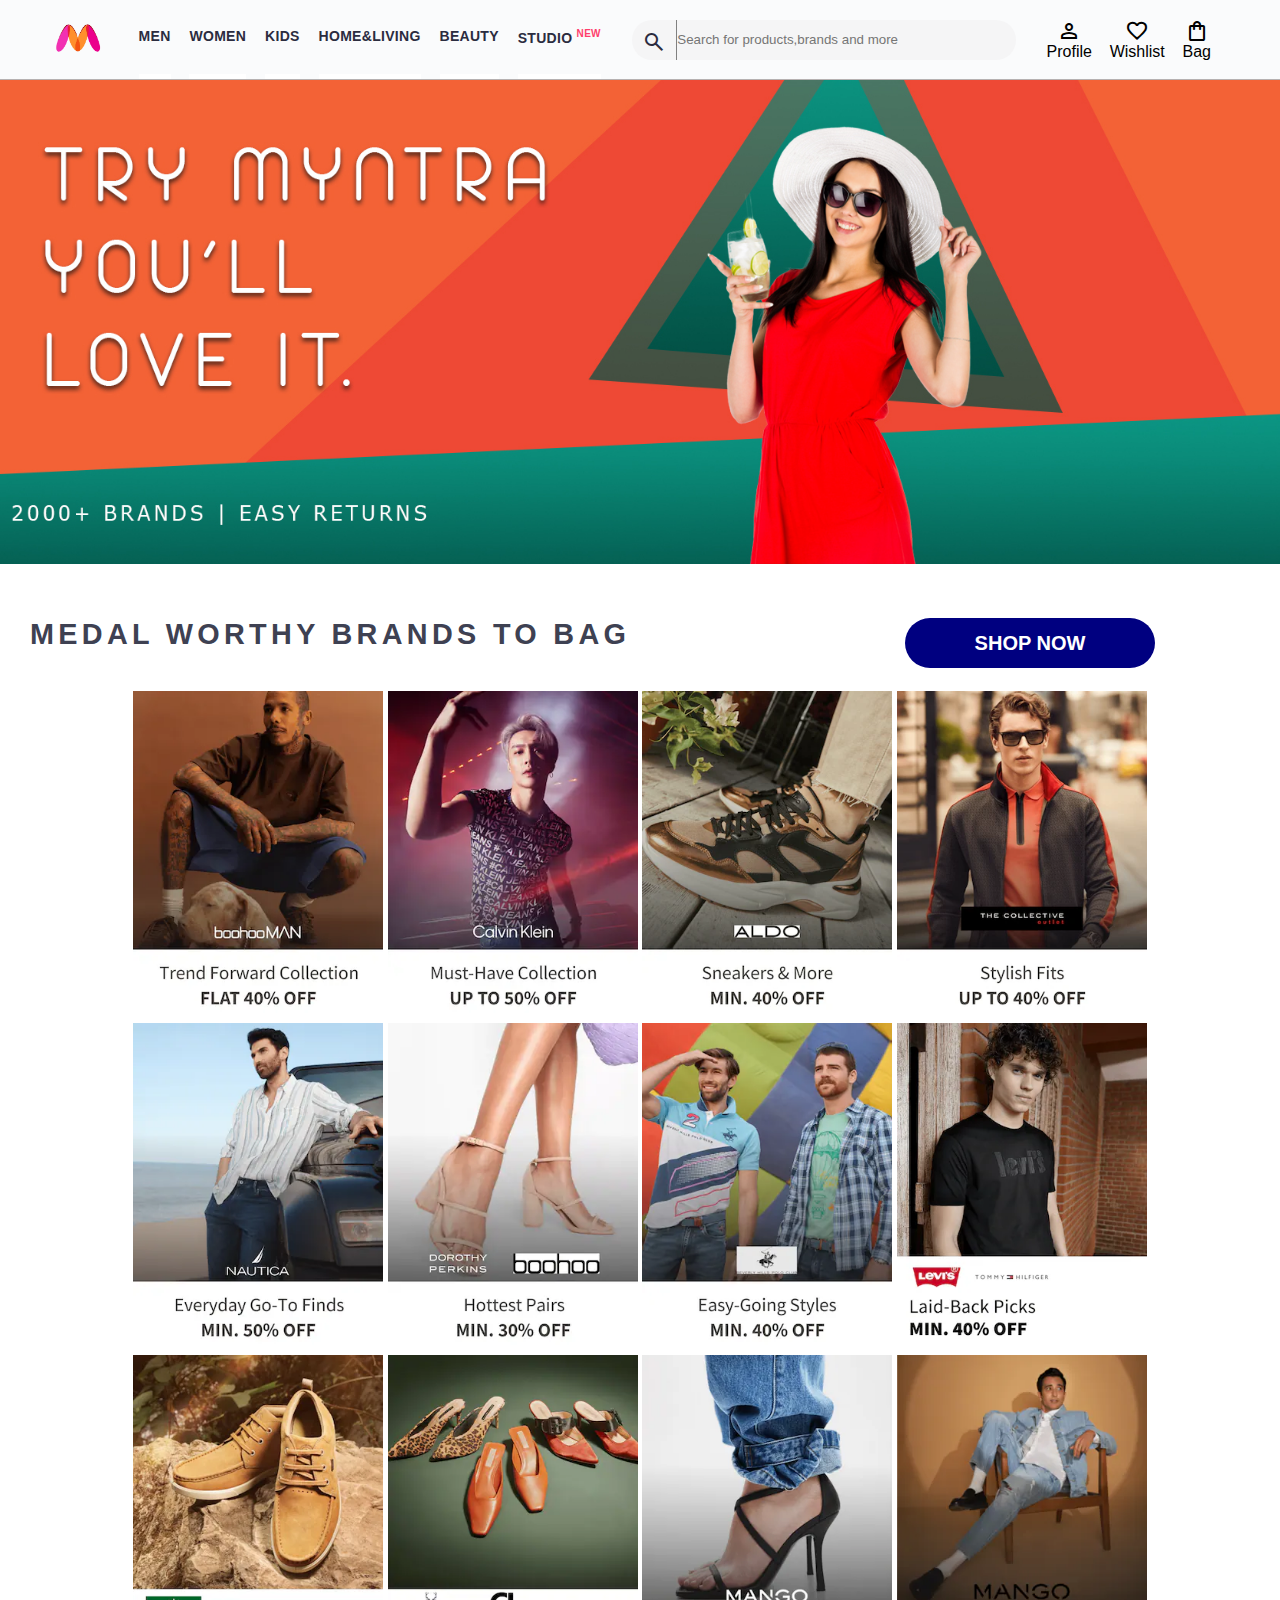
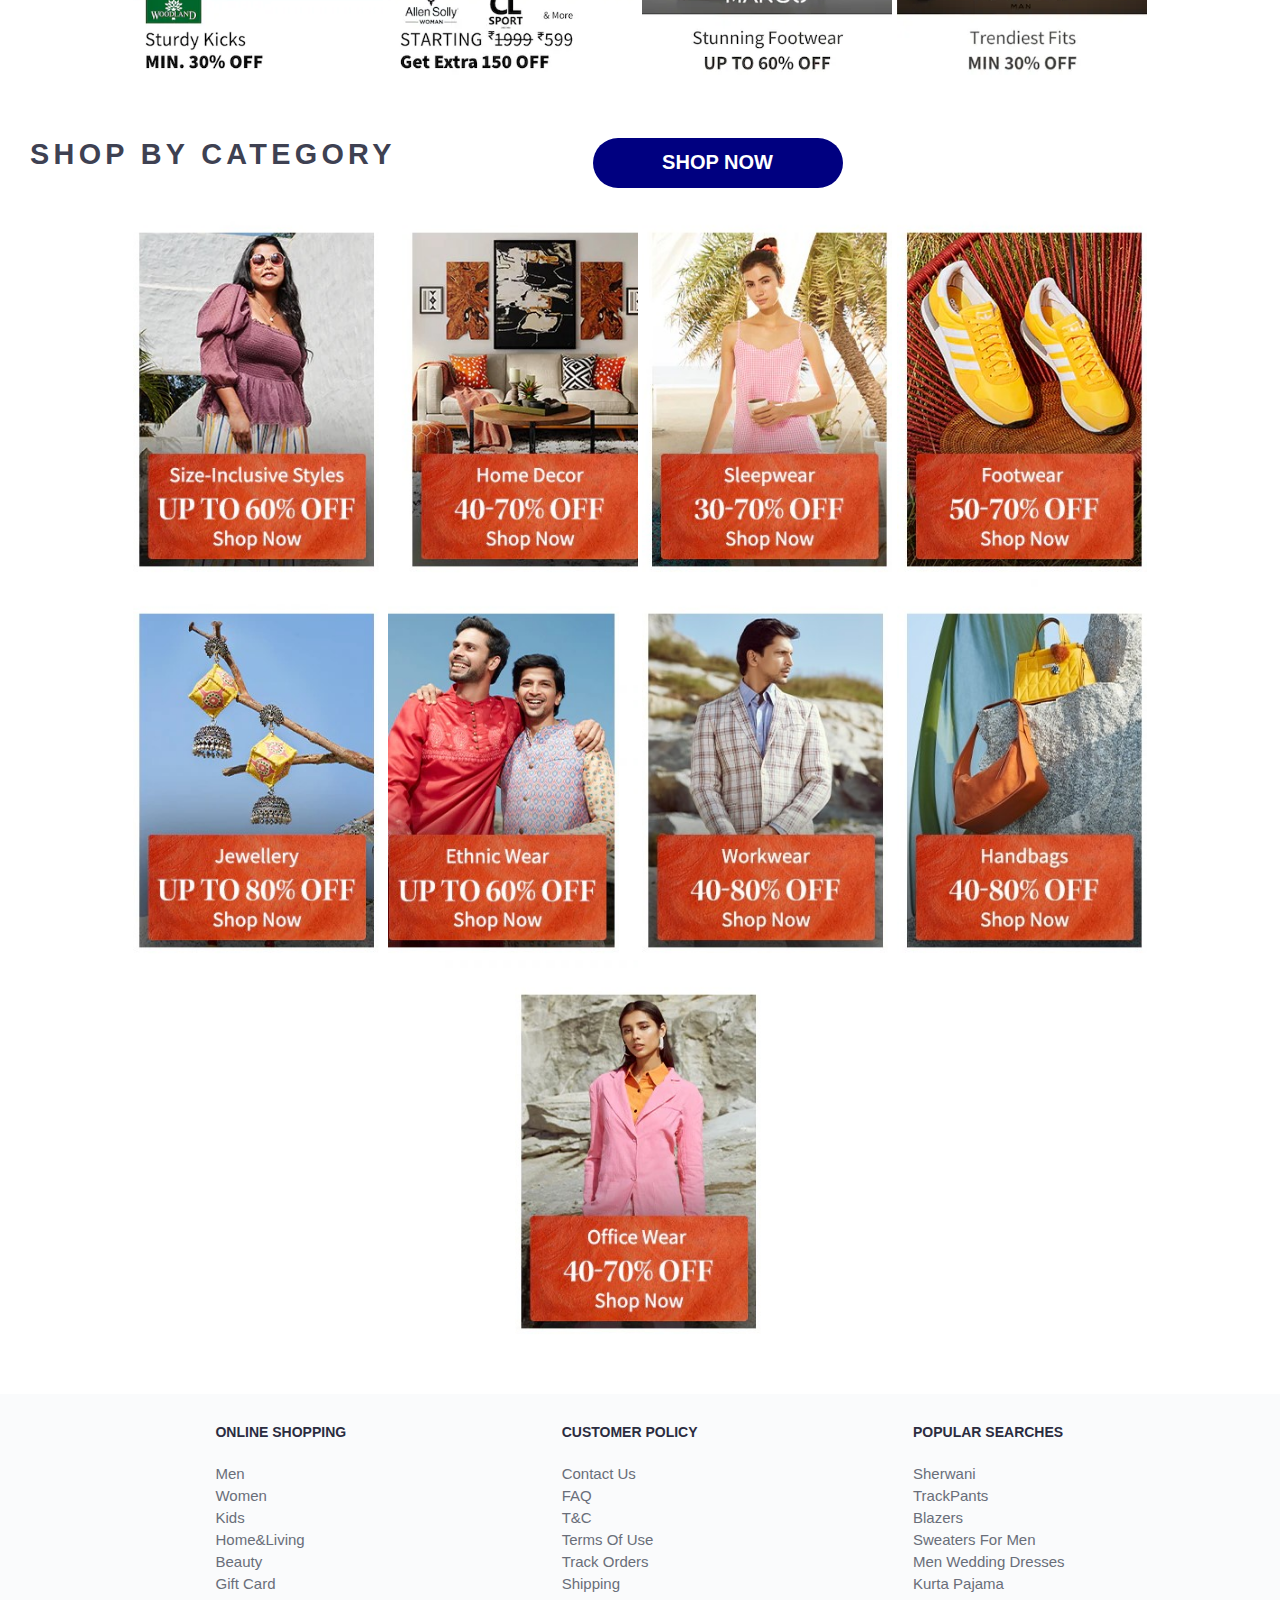
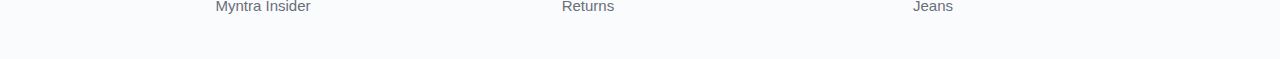
<file: index.html>
<!DOCTYPE html>
<html lang="en">
<head>
    <meta charset="UTF-8">
    <meta name="viewport" content="width=device-width, initial-scale=1.0">
    <title>Myntra Clone</title>
    <link rel="stylesheet" href="css/index.css">
    <link rel="stylesheet" href="css/bag.css">
    <link rel="stylesheet" href="https://fonts.googleapis.com/css2?family=Material+Symbols+Outlined:opsz,wght,FILL,GRAD@20..48,100..700,0..1,-50..200" />
    <script src="Scripts/index.js"></script>
</head>
<body>
    <header>
        <div class="logo_container">
            <a href="#"><img class="myntra_home" src="images/myntra.webp" alt="logoMyntra"></a>
        </div>
        <nav class="nav_bar">
            <a href="#">MEN</a>
            <a href="#">WOMEN</a>
            <a href="#">KIDS</a>
            <a href="#">HOME&LIVING</a>
            <a href="#">BEAUTY</a>
            <a href="#">STUDIO <sup>NEW</sup></a>
        </nav>
        <div class="search_bar">
            <span class="material-symbols-outlined search_icon">search</span>
            <input class="search_input" placeholder="Search for products,brands and more">


        </div>
        <div class="action">
            <a href="profile.html" class="action_container">
                <span class="material-symbols-outlined action_icon">person</span>
                <span class="action_name">Profile</span>
            </a>

            <a href="whishlist.html" class="action_container">
                <span class="material-symbols-outlined action_icon">favorite</span>
                <span class="action_name">Wishlist</span>
            </a>

            <a href="bag.html" class="action_container">
                <span class="material-symbols-outlined action_icon">shopping_bag</span>
                <span class="action_name">Bag</span>
            </a>
        </div>
    </header>
    <main>
        <div class="banner_conatiner">
            <img class="banner_image" src="images/banner.jpg" alt="Baner image">
        </div>
        <div class="category_heading">medal worthy brands to bag
            <button class="shopnow" onclick="index()">SHOP NOW</button>
        </div>
        <div class="category_item">
            <a href="#"><img class="category_image" src="images/offers/1.png"></a>
            <a href="#"><img class="category_image" src="images/offers/2.png"></a>
            <a href="#"><img class="category_image" src="images/offers/3.png"></a>
            <a href="#"><img class="category_image" src="images/offers/4.png"></a>
            <a href="#"><img class="category_image" src="images/offers/5.png"></a>
            <a href="#"><img class="category_image" src="images/offers/6.png"></a>
            <a href="#"><img class="category_image" src="images/offers/7.png"></a>
            <a href="#"><img class="category_image" src="images/offers/8.png"></a>
            <a href="#"><img class="category_image" src="images/offers/9.png"></a>
            <a href="#"><img class="category_image" src="images/offers/10.png"></a>
            <a href="#"><img class="category_image" src="images/offers/11.png"></a>
            <a href="#"><img class="category_image" src="images/offers/12.png"></a>
        </div>

        <div class="category_heading">shop by category 
            <button class="shopnow1" onclick="index()">SHOP NOW</button>
        </div>
        <div class="category_item">
            <a href="#"><img class="category_image" src="images/categories/1.jpg" alt=""></a>
            <a href="#"><img class="category_image" src="images/categories/2.jpg" alt=""></a>
            <a href="#"><img class="category_image" src="images/categories/3.jpg" alt=""></a>
            <a href="#"><img class="category_image" src="images/categories/4.jpg" alt=""></a>
            <a href="#"><img class="category_image" src="images/categories/5.jpg" alt=""></a>
            <a href="#"><img class="category_image" src="images/categories/6.jpg" alt=""></a>
            <a href="#"><img class="category_image" src="images/categories/7.jpg" alt=""></a>
            <a href="#"><img class="category_image" src="images/categories/8.jpg" alt=""></a>
            
            <a href="#"><img class="category_image" src="images/categories/10.jpg" alt=""></a>
            
        </div>
    </main>
    <footer>
        <div class="footer_container">
            <div class="footer_column">
                <h3>ONLINE SHOPPING</h3>

                <a href="#">Men</a>
                <a href="#">Women</a>
                <a href="#">Kids</a>
                <a href="#">Home&Living</a>
                <a href="#">Beauty</a>
                <a href="#">Gift Card</a>
                <a href="#">Myntra Insider</a>
            </div>

            <div class="footer_column">
                <h3>CUSTOMER POLICY</h3>

                <a href="#">Contact Us</a>
                <a href="#">FAQ</a>
                <a href="#">T&C</a>
                <a href="#">Terms Of Use</a>
                <a href="#">Track Orders</a>
                <a href="#">Shipping</a>
                <a href="#">Returns</a>
            </div>

            <div class="footer_column">
                <h3>POPULAR SEARCHES</h3>

                <a href="#">Sherwani</a>
                <a href="#">TrackPants</a>
                <a href="#">Blazers</a>
                <a href="#">Sweaters For Men</a>
                <a href="#">Men Wedding Dresses</a>
                <a href="#">Kurta Pajama</a>
                <a href="#">Jeans</a>
            </div>
        </div>
    </footer>
    
</body>
<script src="Scripts/index.js"></script>
</html>
</file>
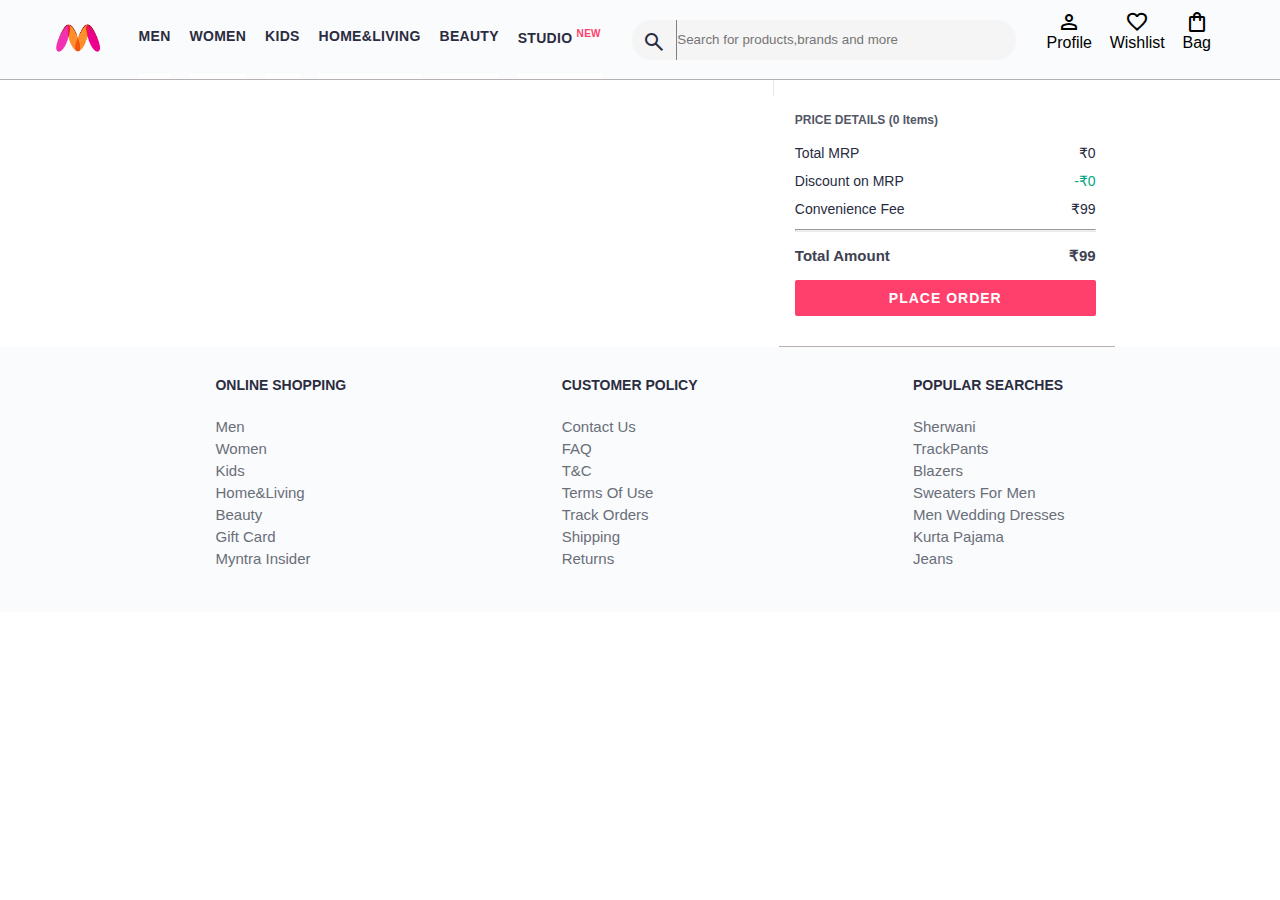
<file: bag.html>
<!DOCTYPE html>
<html lang="en">
<head>
    <meta charset="UTF-8">
    <meta name="viewport" content="width=device-width, initial-scale=1.0">
    <title>SHOPPING BAG</title>
    <link rel="stylesheet" href="https://fonts.googleapis.com/css2?family=Material+Symbols+Outlined:opsz,wght,FILL,GRAD@20..48,100..700,0..1,-50..200" />
    <link rel="stylesheet" href="css/bag.css">
    <link rel="stylesheet" href="css/index.css">
</head>
<body>
    <header>
        <div class="logo_container">
            <a href="#"><img class="myntra_home" src="images/myntra.webp" alt="logoMyntra"></a>
        </div>
        <nav class="nav_bar">
            <a href="#">MEN</a>
            <a href="#">WOMEN</a>
            <a href="#">KIDS</a>
            <a href="#">HOME&LIVING</a>
            <a href="#">BEAUTY</a>
            <a href="#">STUDIO <sup>NEW</sup></a>
        </nav>
        <div class="search_bar">
            <span class="material-symbols-outlined search_icon">search</span>
            <input class="search_input" placeholder="Search for products,brands and more">


        </div>
        <div class="action">
            <a href="profile.html" class="action_container">
                <span class="material-symbols-outlined action_icon">person</span>
                <span class="action_name">Profile</span>
            </a>

            <a href="whishlist.html" class="action_container">
                <span class="material-symbols-outlined action_icon">favorite</span>
                <span class="action_name">Wishlist</span>
                <!-- <span class="bag-items-count">0 -->
                </span>
            </a>

            <a  class="action_container">
                <span class="material-symbols-outlined action_icon">shopping_bag</span>
                <span class="action_name">Bag</span>
                <span class="bag-items-count">0
                </span>
            </a>
        </div>
        
    </header>
    <main>
        <div class="bag-page">
            <div class="bag-items-container">
            </div>

            <div class="bag-summary">
            </div>
    
          </div>
    </main>
    <footer>
        <div class="footer_container">
            <div class="footer_column">
                <h3>ONLINE SHOPPING</h3>

                <a href="#">Men</a>
                <a href="#">Women</a>
                <a href="#">Kids</a>
                <a href="#">Home&Living</a>
                <a href="#">Beauty</a>
                <a href="#">Gift Card</a>
                <a href="#">Myntra Insider</a>
            </div>

            <div class="footer_column">
                <h3>CUSTOMER POLICY</h3>

                <a href="#">Contact Us</a>
                <a href="#">FAQ</a>
                <a href="#">T&C</a>
                <a href="#">Terms Of Use</a>
                <a href="#">Track Orders</a>
                <a href="#">Shipping</a>
                <a href="#">Returns</a>
            </div>

            <div class="footer_column">
                <h3>POPULAR SEARCHES</h3>

                <a href="#">Sherwani</a>
                <a href="#">TrackPants</a>
                <a href="#">Blazers</a>
                <a href="#">Sweaters For Men</a>
                <a href="#">Men Wedding Dresses</a>
                <a href="#">Kurta Pajama</a>
                <a href="#">Jeans</a>
            </div>
        </div>
    </footer>
</body>
<script src="data/items.js"></script>
<script src="Scripts/index.js"></script>
<script src="Scripts/bag.js"></script>
</html>
</file>
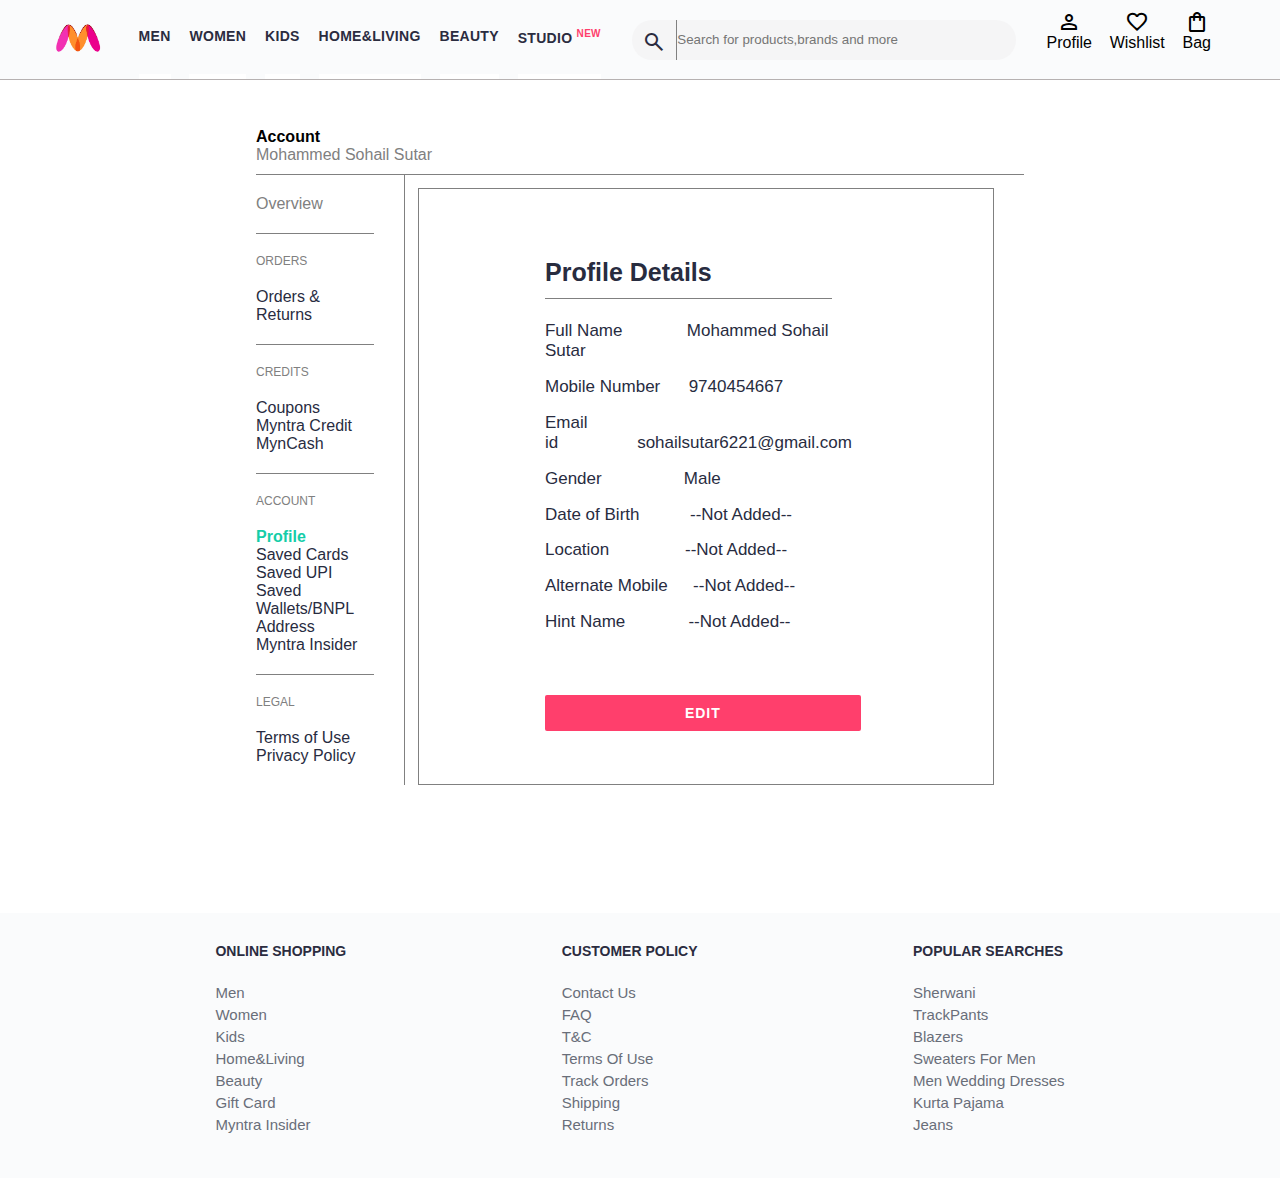
<file: profile.html>
<!DOCTYPE html>
<html lang="en">
<head>
    <meta charset="UTF-8">
    <meta name="viewport" content="width=device-width, initial-scale=1.0">
    <link rel="stylesheet" href="css/profile.css">
    <link rel="stylesheet" href="css/index.css">
    <link rel="stylesheet" href="css/bag.css">
    <link rel="stylesheet" href="https://fonts.googleapis.com/css2?family=Material+Symbols+Outlined:opsz,wght,FILL,GRAD@20..48,100..700,0..1,-50..200" />
    <title>Profile</title>
</head>
<body>
    <header>
        <div class="logo_container">
            <a href="#"><img class="myntra_home" src="images/myntra.webp" alt="logoMyntra"></a>
        </div>
        <nav class="nav_bar">
            <a href="#">MEN</a>
            <a href="#">WOMEN</a>
            <a href="#">KIDS</a>
            <a href="#">HOME&LIVING</a>
            <a href="#">BEAUTY</a>
            <a href="#">STUDIO <sup>NEW</sup></a>
        </nav>
        <div class="search_bar">
            <span class="material-symbols-outlined search_icon">search</span>
            <input class="search_input" placeholder="Search for products,brands and more">


        </div>
        <div class="action">
            <a class="action_container">
                <span class="material-symbols-outlined action_icon">person</span>
                <span class="action_name">Profile</span>
            </a>

            <a href="whishlist.html" class="action_container">
                <span class="material-symbols-outlined action_icon">favorite</span>
                <span class="action_name">Wishlist</span>
            </a>

            <a  href="bag.html" class="action_container">
                <span class="material-symbols-outlined action_icon">shopping_bag</span>
                <span class="action_name">Bag</span>
                <span class="bag-items-count">0
                </span>
            </a>
        </div>
    </header>
    <main>
        <div class="account-container">
            <span class="account">Account</span>
            <p class="name">Mohammed Sohail Sutar</p>
        </div>
        <div class="main_body_container">
        <div class="segment-container">
            <div class="segment-holder">
                <p class="segment-name1">Overview</p>
            </div>

            <div class="segment-holder">
                <p class="segment-name">ORDERS</p>
                <p>Orders & Returns</p>
            </div>

            <div class="segment-holder">
                <p class="segment-name">CREDITS</p>
                <p>Coupons</p>
                <p>Myntra Credit</p>
                <p>MynCash</p>

            </div>

            <div class="segment-holder">
                <p class="segment-name">ACCOUNT</p>
                <p class="profile_green_wala">Profile</p>
                <p>Saved Cards</p>
                <p>Saved UPI</p>
                <p>Saved Wallets/BNPL</p>
                <p>Address</p>
                <p>Myntra Insider</p>

            </div>

            <div class="segment-holder1">
                <p class="segment-name">LEGAL</p>
                <p>Terms of Use</p>
                <p>Privacy Policy</p>

            </div>
        </div>
        <div class="main_profile_container">
            <div class="profile_header">
                <p class="profile_head">Profile Details</p>
            </div>
            <div class="profile_info">
                <div class="profile_division">
                <span class="FullName">Full Name</span><span>Mohammed Sohail Sutar</span>
                </div>
                <div class="profile_division">
                <span class="mob">Mobile Number</span><span>9740454667</span>
                </div>
                <div class="profile_division">
                <span class="mail">Email id</span><span>sohailsutar6221@gmail.com</span>
                </div>
                <div class="profile_division">
                <span class="gender">Gender</span><span>Male</span>
                </div>
                <div class="profile_division">
                <span class="dob">Date of Birth</span><span>--Not Added--</span>
                </div>
                <div class="profile_division">
                <span class="loc">Location</span><span>--Not Added--</span>
                </div>
                <div class="profile_division">
                <span class="alt_mob">Alternate Mobile</span><span>--Not Added--</span>
                </div>
                <div class="profile_division">
                <span class="hint">Hint Name</span><span>--Not Added--</span>
                </div>
                <div class="edit_btn">
                    <button class="btn_edit">EDIT</button>
                </div>
            </div>
        </div>
        </div>
    </main>
    <footer>
        <div class="footer_container">
            <div class="footer_column">
                <h3>ONLINE SHOPPING</h3>

                <a href="#">Men</a>
                <a href="#">Women</a>
                <a href="#">Kids</a>
                <a href="#">Home&Living</a>
                <a href="#">Beauty</a>
                <a href="#">Gift Card</a>
                <a href="#">Myntra Insider</a>
            </div>

            <div class="footer_column">
                <h3>CUSTOMER POLICY</h3>

                <a href="#">Contact Us</a>
                <a href="#">FAQ</a>
                <a href="#">T&C</a>
                <a href="#">Terms Of Use</a>
                <a href="#">Track Orders</a>
                <a href="#">Shipping</a>
                <a href="#">Returns</a>
            </div>

            <div class="footer_column">
                <h3>POPULAR SEARCHES</h3>

                <a href="#">Sherwani</a>
                <a href="#">TrackPants</a>
                <a href="#">Blazers</a>
                <a href="#">Sweaters For Men</a>
                <a href="#">Men Wedding Dresses</a>
                <a href="#">Kurta Pajama</a>
                <a href="#">Jeans</a>
            </div>
        </div>
    </footer>
</body>
<script src="data/items.js"></script>
<script src="Scripts/index.js"></script>
<script src="Scripts/bag.js"></script>
</html>
</file>
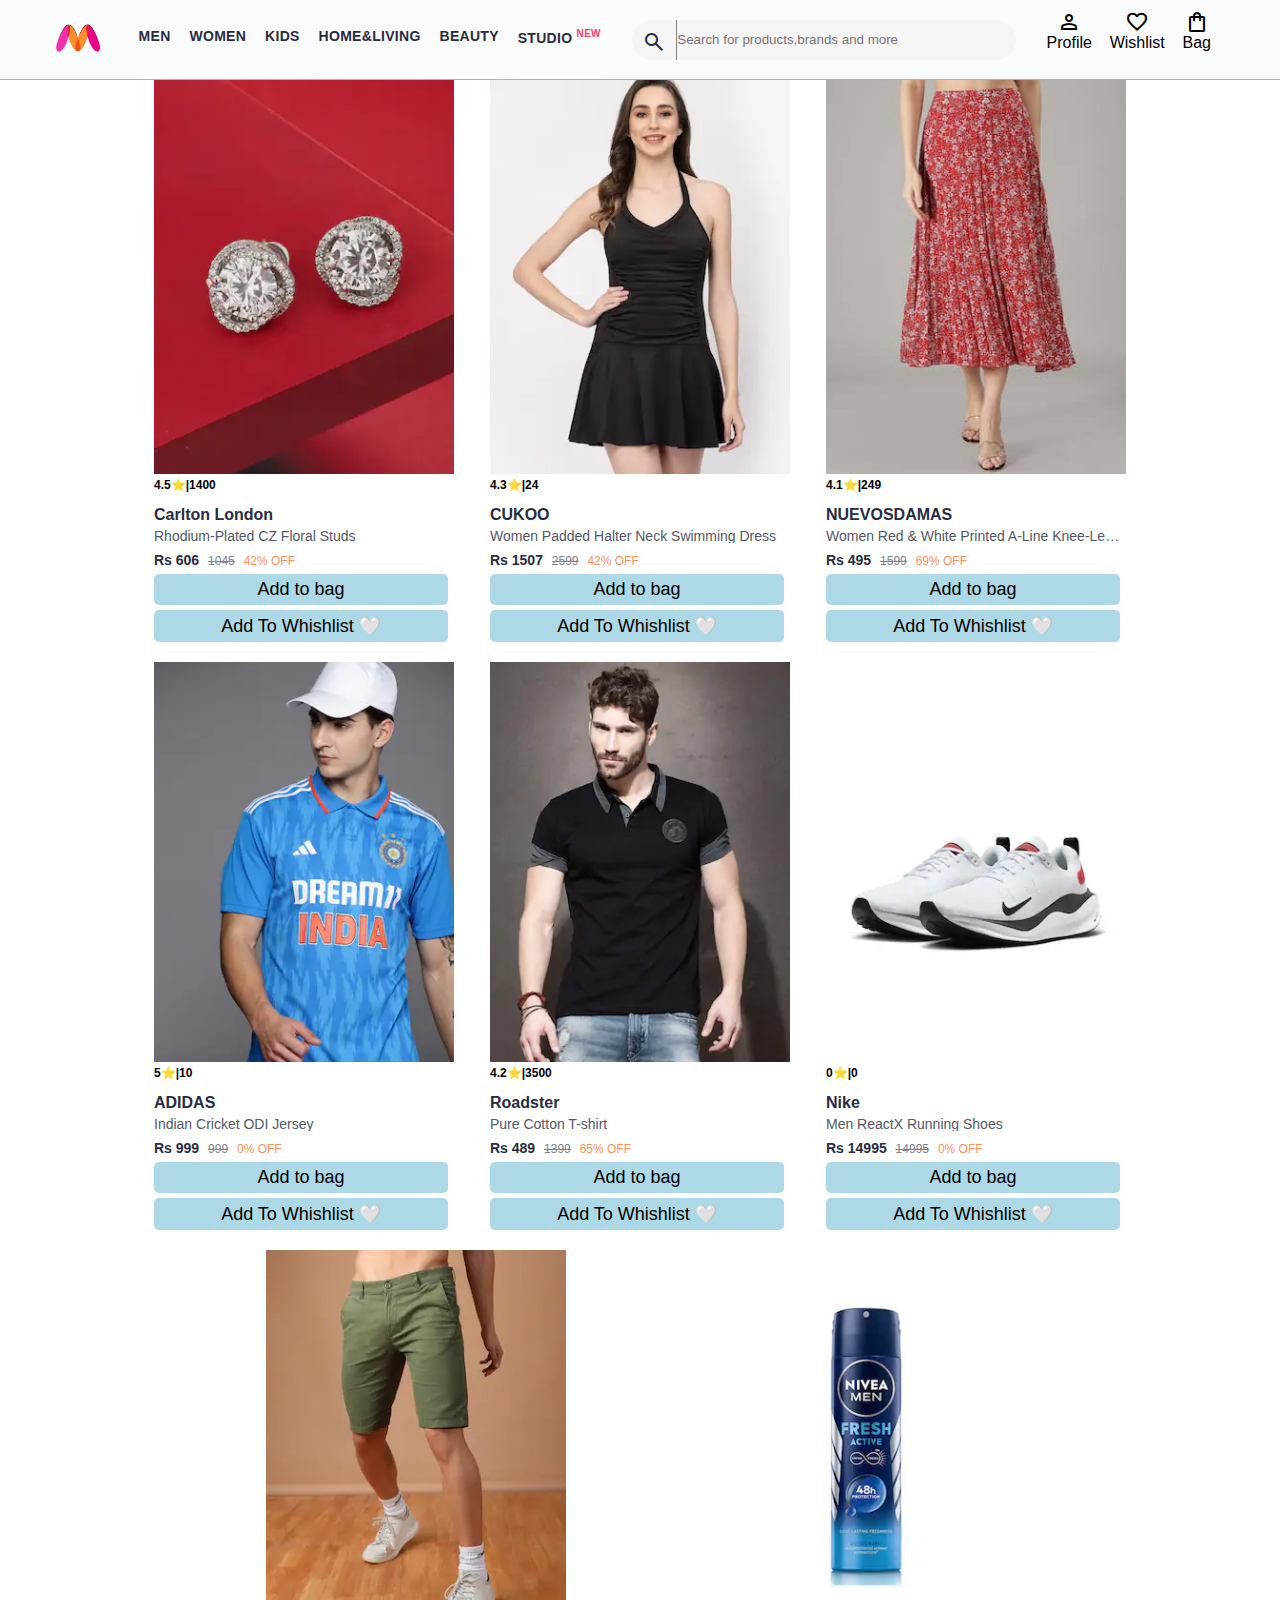
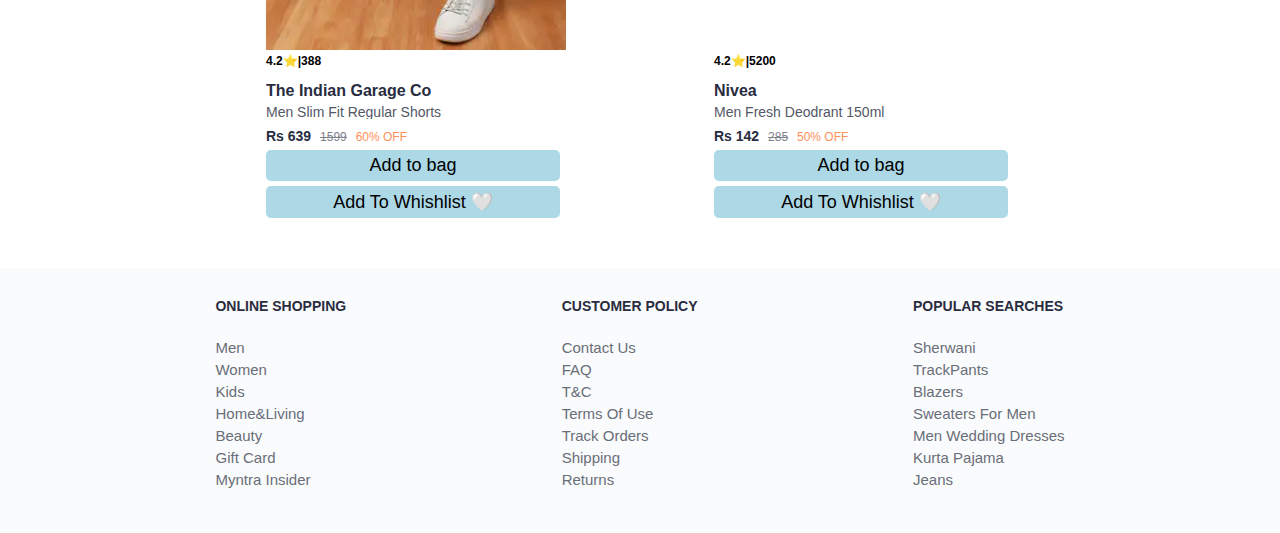
<file: shop.html>
<!DOCTYPE html>
<html lang="en">
<head>
    <meta charset="UTF-8">
    <meta name="viewport" content="width=device-width, initial-scale=1.0">
    <title>Myntra Clone</title>
    <link rel="stylesheet" href="css/index.css">
    <link rel="stylesheet" href="css/bag.css">
    <link rel="stylesheet" href="https://fonts.googleapis.com/css2?family=Material+Symbols+Outlined:opsz,wght,FILL,GRAD@20..48,100..700,0..1,-50..200" />
</head>
<body>
    <header>
        <div class="logo_container">
            <a href="#"><img class="myntra_home" src="images/myntra.webp" alt="logoMyntra"></a>
        </div>
        <nav class="nav_bar">
            <a href="#">MEN</a>
            <a href="#">WOMEN</a>
            <a href="#">KIDS</a>
            <a href="#">HOME&LIVING</a>
            <a href="#">BEAUTY</a>
            <a href="#">STUDIO <sup>NEW</sup></a>
        </nav>
        <div class="search_bar">
            <span class="material-symbols-outlined search_icon">search</span>
            <input class="search_input" placeholder="Search for products,brands and more">


        </div>
        <div class="action">
            <a href="profile.html" class="action_container">
                <span class="material-symbols-outlined action_icon">person</span>
                <span class="action_name">Profile</span>
            </a>

            <a href="whishlist.html" class="action_container">
                <span class="material-symbols-outlined action_icon">favorite</span>
                <span class="action_name">Wishlist</span>
                <span class="bag-items-count1">0
            </a>

            <a  href="bag.html" class="action_container">
                <span class="material-symbols-outlined action_icon">shopping_bag</span>
                <span class="action_name">Bag</span>
                <span class="bag-items-count">0
                </span>
            </a>
        </div>
    </header>
    <main>
        <div class="items_container">
           
        </div>
    </main>
    <footer>
        <div class="footer_container">
            <div class="footer_column">
                <h3>ONLINE SHOPPING</h3>

                <a href="#">Men</a>
                <a href="#">Women</a>
                <a href="#">Kids</a>
                <a href="#">Home&Living</a>
                <a href="#">Beauty</a>
                <a href="#">Gift Card</a>
                <a href="#">Myntra Insider</a>
            </div>

            <div class="footer_column">
                <h3>CUSTOMER POLICY</h3>

                <a href="#">Contact Us</a>
                <a href="#">FAQ</a>
                <a href="#">T&C</a>
                <a href="#">Terms Of Use</a>
                <a href="#">Track Orders</a>
                <a href="#">Shipping</a>
                <a href="#">Returns</a>
            </div>

            <div class="footer_column">
                <h3>POPULAR SEARCHES</h3>

                <a href="#">Sherwani</a>
                <a href="#">TrackPants</a>
                <a href="#">Blazers</a>
                <a href="#">Sweaters For Men</a>
                <a href="#">Men Wedding Dresses</a>
                <a href="#">Kurta Pajama</a>
                <a href="#">Jeans</a>
            </div>
        </div>
    </footer>
</body>
<script src="data/items.js"></script>
<script src="Scripts/index.js"></script>
<script src="Scripts/bag.js"></script>
</html>
</file>
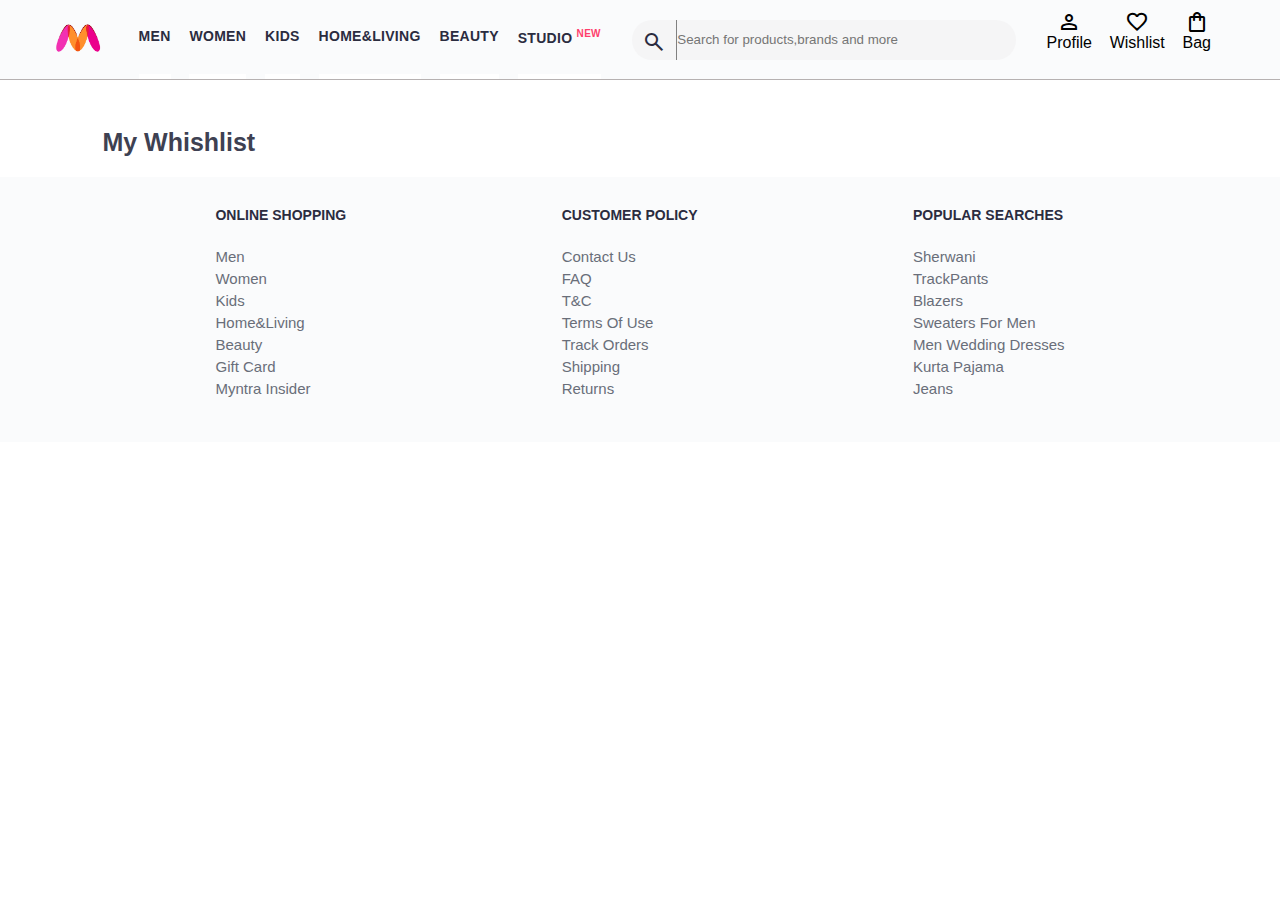
<file: whishlist.html>
<!DOCTYPE html>
<html lang="en">
<head>
    <meta charset="UTF-8">
    <meta name="viewport" content="width=device-width, initial-scale=1.0">
    <title>Myntra Clone</title>
    <link rel="stylesheet" href="css/index.css">
    <link rel="stylesheet" href="css/bag.css">
    <link rel="stylesheet" href="https://fonts.googleapis.com/css2?family=Material+Symbols+Outlined:opsz,wght,FILL,GRAD@20..48,100..700,0..1,-50..200" />
    <link rel="stylesheet" href="css/whishlist.css">
</head>
<body>
    <header>
        <div class="logo_container">
            <a href="#"><img class="myntra_home" src="images/myntra.webp" alt="logoMyntra"></a>
        </div>
        <nav class="nav_bar">
            <a href="#">MEN</a>
            <a href="#">WOMEN</a>
            <a href="#">KIDS</a>
            <a href="#">HOME&LIVING</a>
            <a href="#">BEAUTY</a>
            <a href="#">STUDIO <sup>NEW</sup></a>
        </nav>
        <div class="search_bar">
            <span class="material-symbols-outlined search_icon">search</span>
            <input class="search_input" placeholder="Search for products,brands and more">


        </div>
        <div class="action">
            <a href="profile.html" class="action_container">
                <span class="material-symbols-outlined action_icon">person</span>
                <span class="action_name">Profile</span>
            </a>

            <a class="action_container">
                <span class="material-symbols-outlined action_icon">favorite</span>
                <span class="action_name">Wishlist</span>
            </a>

            <a  href="bag.html" class="action_container">
                <span class="material-symbols-outlined action_icon">shopping_bag</span>
                <span class="action_name">Bag</span>
                <span class="bag-items-count">0
                </span>
            </a>
        </div>
    </header>
    <main>
        <div class="mywhishlist_header">
            <span class="mywhishlist_header1">My Whishlist</span>
            </div>
        <div class="whishlist_container">
                <div class="whishlist_container1">
            <!-- <div class="mywhishlist_header">
                <span class="mywhishlist_header1">My Whishlist</span><span>0 Items</span>
            </div>
            <div class="whishlist_container">
                <img src="images/1.jpg" alt="">
                <p class="prod_name">Carlton London</p>
                <p class="prod_price">Rs.606</p>
                <button class="btn-movetobag">Move to Bag</button>
            </div> -->
            </div>
        </div>
    </main>

    <footer>
        <div class="footer_container">
            <div class="footer_column">
                <h3>ONLINE SHOPPING</h3>

                <a href="#">Men</a>
                <a href="#">Women</a>
                <a href="#">Kids</a>
                <a href="#">Home&Living</a>
                <a href="#">Beauty</a>
                <a href="#">Gift Card</a>
                <a href="#">Myntra Insider</a>
            </div>

            <div class="footer_column">
                <h3>CUSTOMER POLICY</h3>

                <a href="#">Contact Us</a>
                <a href="#">FAQ</a>
                <a href="#">T&C</a>
                <a href="#">Terms Of Use</a>
                <a href="#">Track Orders</a>
                <a href="#">Shipping</a>
                <a href="#">Returns</a>
            </div>

            <div class="footer_column">
                <h3>POPULAR SEARCHES</h3>

                <a href="#">Sherwani</a>
                <a href="#">TrackPants</a>
                <a href="#">Blazers</a>
                <a href="#">Sweaters For Men</a>
                <a href="#">Men Wedding Dresses</a>
                <a href="#">Kurta Pajama</a>
                <a href="#">Jeans</a>
            </div>
        </div>
    </footer>
</body>
<script src="data/items.js"></script>
<script src="Scripts/index.js"></script>
<script src="Scripts/bag.js"></script>
<script src="Scripts/whishlist.js"></script>
</html>
</file>
<file: css/index.css>
*{
    margin: 0px;
    padding: 0px;
    font-family: Assistant,-apple-system,BlinkMacSystemFont,Segoe UI,Roboto, Arial, sans-serif;
    box-sizing: border-box;
}

header{
    display: flex;
    border-bottom: 1px solid #b6b1b1;
    height: 80px;
    justify-content: space-between;
    align-items: center;
    position: fixed;
    background-color: #FAFBFC;
    top: 0;
    width: 100%;
}

.myntra_home{
    height: 50px;
    width: 56px;
}
.logo_container{
    margin-left: 4%;

}
.action{
    margin-right: 4%;
}
.nav_bar{
    text-decoration: none;
    display: flex;
    min-width: 500px;
    justify-content: space-evenly;
}
.nav_bar a{
    font-size: 14px;
    letter-spacing: .3px;
    color: #2B2c3f;
    font-weight: 700;
    text-decoration: none;
    padding: 28px 0;
    border-bottom: 5px solid #ffffff;
}
.nav_bar a:hover{
    border-bottom: 4px solid #f54e77;
}
.nav_bar a sup{
    font-size: 10px;
    color: #ff3f6c;
}
.search_bar{
    height: 40px;
    min-width: 200px;
    width: 30%;
    display: flex;
    align-items: center;
}
.search_input{
    color: #696e79;
    background-color: #f5f5f6;
    flex-grow: 1;
    height: 40px;
    border: 0;
    border-left: 1px solid grey;
    border-radius: 0px 20px 20px 0px;
}

.search_icon{
    height: 20px;
    padding: 10px;
    background-color: #f5f5f6;
    color: #2B2c3f;
    box-sizing: content-box;
    border-radius: 20px 0 0 20px;
}
.action{
    display: flex;
    min-width: 200px;
    justify-content: space-evenly;
}
.action_container{
    display: flex;
    flex-direction: column;
    align-items: center;
}
.action_icon{
    cursor: pointer;
}
/** Main Section**/
.banner_conatiner{
    margin: 20px 0;
    margin-top: 5%;
}
.banner_image{
    height: 500px;
    width:100% ;
}

.category_heading{
    text-transform: uppercase;
    color: #3e4152;
    letter-spacing: .15em;
    font-size: 1.8em;
    margin: 50px 0 10px 30px;
    max-height: 5em;
    font-weight: 700;
}
.shopnow{
    height: 50px;
    width: 20%;
    background-color: navy;
    border: none;
    border-radius: 60px;
    color: white;
    font-size: 20px;
    font-weight: 600;
    float: right;
    margin-right: 10%;
    cursor: pointer;
}
.shopnow1{
    height: 50px;
    width: 20%;
    background-color: navy;
    border: none;
    border-radius: 60px;
    color: white;
    font-size: 20px;
    font-weight: 600;
    float: right;
    margin-right: 35%;
    cursor: pointer;
}
.category_item , .items_container{
    width: 80%;
    margin: 40px 10%;
    display: flex;
    flex-wrap: wrap;
    justify-content: space-evenly;
    flex-direction: row;
}
.category_image{
width: 250px;
}
.footer_container{
    padding: 30px 0px 40px 0px;
    background-color: #FAFBFC;
    display: flex;
    justify-content: space-evenly;
}
.footer_column{
    display: flex;
    flex-direction: column;
}
.footer_column h3{
   color: #2b2c3f;
   font-size: 14px;
   margin-bottom: 25px;
}
.footer_column a{
    text-decoration: none;
    color: #696e79;
    font-size: 15px;
    padding-bottom: 5px;
}
.items_container{
    width: 80%;
    margin: 40px 10%;
    margin-top: 5%;
}
.item_container{
    width: 300px;
    margin: 10px;
}
.item_image{
    width: 100%;
}
.rating{
    font-size: 12px;
    font-weight: 700;
}
.company-name{
    margin-top: 15px;
    font-size: 16px;
    font-weight: 700;
    line-height: 1;
    color: #282c3f;
    margin-bottom: 6px;
    overflow: hidden;
    text-overflow: ellipsis;
    white-space: nowrap;
}
.item-name{
    color: #535766;
    font-size: 14px;
    line-height: 1;
    margin-bottom: 0;
    margin-top: 0;
    overflow: hidden;
    text-overflow: ellipsis;
    white-space: nowrap;
    font-weight: 400;
    display: block;
}
.price{
    margin-top: 10px;
    font-size: 14px;
    line-height: 15px;
    color: #282c3f;
    white-space: nowrap;
}
.current-price{
    font-size: 14px;
    font-weight: 700;
    color: #282c3f;
}
.original-price{
    color: #7e818c;
    font-weight: 400;
    margin-left: 5px;
    font-size: 12px;
}
.discount{
    color: #ff905a;
    font-weight: 400;
    font-size: 12px;
    margin-left: 5px;
}
.btn-add-bag{
    margin-top:5px;
    background-color: lightblue;
    /* border: 1px solid rgb(255, 63, 108);; */
    border: none;
    padding: 5px 15px;
    border-radius: 5px;
    width: 98%;
    font-size: 18px;
    font-weight: 400;
    color: black;
    
}
.btn-add-bag:hover{
    margin-top:5px;
    background-color: rgb(255, 63, 108);;
    border:0px dotted black;
    padding: 5px 15px;
    border-radius: 5px;
    width: 98%;
    font-size: 18px;
    font-weight: 600;
    cursor: pointer;
    color: black;

}

.bag-items-count{
    background-color: #f16565;
    white-space: nowrap;
    text-align: center;
    line-height: 18px;
    padding: 0 6px;
    height: 18px;
    position: relative;
    border-radius: 50%;
    font-size: 12px;
    color: #fff;
    left: 13px;
    top: -50px;
    font-weight: 700;
    cursor: pointer;
}
.bag-items-count1{
    background-color: #f16565;
    white-space: nowrap;
    text-align: center;
    line-height: 18px;
    padding: 0 6px;
    height: 18px;
    position: relative;
    border-radius: 50%;
    font-size: 12px;
    color: #fff;
    left: 13px;
    top: -50px;
    font-weight: 700;
    cursor: pointer;
}
.action_container{
    text-decoration: none;
    cursor: pointer;
}
a.action_container{
    color: black;
}
</file>
<file: css/bag.css>
.bag-items-container {
  display: inline-block;
  width: 64%;
  padding-right: 20px;
  border-right: 1px solid #eaeaec;
  padding-top: 32px;
  color: #282c3f;
  font-size: 13px;
  line-height: 1.42857143;
}
header{
  display: flex;
  border-bottom: 1px solid #b6b1b1;
  height: 80px;
  justify-content: space-between;
  align-items: center;
  position: fixed;
  background-color: #FAFBFC;
  top: 0;
  width: 100%;
  z-index: 100;
}
.bag-page {
  width: 75%;
  margin-left: 12.5%;
  margin-top: 5%;
}

.bag-summary {
  vertical-align: top;
  display: inline-block;
  width: 35%;
  padding: 24px 0 0 16px;
  color: #282c3f;
  font-size: 13px;
  line-height: 1.42857143;
  /* background-color: #03a685; */
  padding-right: 2%;
  border-bottom: 1px solid #b6b1b1;
}

.bag-details-container {
  margin-bottom: 16px;
}

.price-header {
  font-size: 12px;
  font-weight: 700;
  margin: 24px 0 16px;
  color: #535766;
}

.price-item {
  margin-bottom: 12px;
  line-height: 16px;
  font-size: 14px;
  color: #282c3f;
}

.price-item-value {
  float: right;
}

.priceDetail-base-discount {
  color: #03a685;
}

.price-footer {
  font-weight: 700;
  font-size: 15px;
  padding-top: 16px;
  border-top: 1px solid #eaeaec;
  color: #3e4152;
  line-height: 16px;
}

.btn-place-order {
  width: 100%;
  letter-spacing: 1px;
  font-size: 14px;
  font-weight: 600;
  border-radius: 2px;
  border-width: 0px;
  padding: 10px 16px;
  background-color: rgb(255, 63, 108);
  color: rgb(255, 255, 255);
  cursor: pointer;
  margin-bottom: 10%;
}

.bag-item-container {
  margin-bottom: 8px;
  background: #fff;
  font-size: 14px;
  border: 1px solid #eaeaec;
  border-radius: 4px;
  position: relative;
  padding: 12px 12px 0;
}

.item-left-part {
  position: absolute;
  background: rgb(255, 242, 223);
  height: 148px;
  width: 111px;
}

.item-right-part {
  padding-left: 12px;
  position: relative;
  min-height: 148px;
  margin-left: 111px;
  margin-bottom: 12px;
}

.bag-item-img {
  width: 100%;
}

.return-period {
  display: inline-flex;
  font-size: 14px;
  padding-top: 8px;
}

.return-period-days {
  font-weight: 700;
  margin-right: 4px;
}

.delivery-details {
  margin-top: 5px;
  color: #282c3f;
  font-size: 12px;
  letter-spacing: -.1px;
  margin-bottom: 8px;
  line-height: 15px;
}

.delivery-details-days {
  color: #03a685;
}

.remove-from-cart {
  position: absolute;
  font-size: 25px;
  top: 10px;
  right: 18px;
  width: 14px;
  height: 14px;
  cursor: pointer;
}
</file>
<file: css/profile.css>
.account-container{
    height: 25%;
    width:60%;
    margin-left: 20%;
    margin-right: 20%;
    margin-top: 10%;
    border-bottom: 1px solid grey;
}
header{
    display: flex;
    border-bottom: 1px solid #b6b1b1;
    height: 80px;
    justify-content: space-between;
    align-items: center;
    position: fixed;
    background-color: #FAFBFC;
    top: 0;
    width: 100%;
    z-index: 100;
}
.account{
    font-weight: 700;
}
.name{
    color: grey;
    margin-bottom: 10px;
}
.segment-container{
    margin-left: 20%;
    max-width: 15%;
    border-right: 1px solid grey;
}
.segment-holder{
    color: #282C3F;
    /* margin-top: 10%; */
    /* margin-bottom: ; */
    /* padding-top: 20px;
    padding-bottom: 20px; */
    border-bottom: 1px solid grey;
    max-width: 80%;
    padding-bottom: 20px;
}
.segment-name1{
    padding-top: 20px;
    color: grey;
}
.segment-holder1{
    color: #282C3F;
    /* margin-top: 10%; */
    /* margin-bottom: ; */
    /* padding-top: 20px;
    padding-bottom: 20px; */
    /* border-bottom: 1px solid grey; */
    max-width: 80%;
    padding-bottom: 20px;
}
.segment-name{
    padding-top: 20px;
    padding-bottom: 20px;
    font-size: 12px;
    color: gray;
}
.profile_green_wala{
    font-weight: 700;
    color: #14CDA8;
}
.main_body_container{
    display: flex;
    margin-bottom: 10%;
}
.main_profile_container{
    width: 45%;
    margin-top: 1%;
    margin-left: 1%;
    border: 1px solid grey;
    /* background-color: #14CDA8; */
}
.profile_header{
    width: 50%;
    height: 10%;
    margin-top: 10%;
    margin-left: 22%;
    /* background-color: aliceblue; */
}
.profile_head{
    padding: 4%;
    padding-left: 0%;
    /* text-align: center; */
    font-size: 25px;
    color: #282C3F;
    font-weight: 600;
    border-bottom: 1px solid grey;
}
.profile_info{
    width: 55%;
    height: 70%;
    margin-left: 22%;
    /* background-color: aliceblue; */
    color: #282C3F;
}
.FullName{
    /* margin-top: 20%; */
    margin-right: 20.4%;
    /* margin-bottom: 15%; */
}
.mob{
    margin-right: 9%;
}
.mail{
    margin-right: 25%;
}
.gender{
    margin-right: 26%;
}
.dob{
    margin-right: 16%;
}
.loc{
    margin-right: 24%;
}
.alt_mob{
    margin-right: 8%;
}
.hint{
    margin-right: 20%;
}
.profile_division{
    /* background-color: #14CDA8; */
    margin-top: 5%;
    font-size: 17px;
}
.edit_btn{
    margin-top: 20%;
}
.btn_edit{
    width: 100%;
    letter-spacing: 1px;
    font-size: 14px;
    font-weight: 600;
    border-radius: 2px;
    border-width: 0px;
    padding: 10px 16px;
    background-color: rgb(255, 63, 108);
    color: rgb(255, 255, 255);
    cursor: pointer;
    margin-bottom: 10%;
}
</file>
<file: css/whishlist.css>
.mywhishlist_header{
    font-size: 25px;
    color: gray;
    margin: 50px 0 10px 30px;
    max-height: 5em;
    font-weight: 600;
    margin-top: 10%;
    margin-left: 8%;
}
header{
    display: flex;
    border-bottom: 1px solid #b6b1b1;
    height: 80px;
    justify-content: space-between;
    align-items: center;
    position: fixed;
    background-color: #FAFBFC;
    top: 0;
    width: 100%;
    z-index: 100;
}
.mywhishlist_header1{
    margin-right: 1%;
    color: #3e4152;
}
.whishlist_container{
    margin-left: 8%;
    width: 80%;
    height: 50%;
    text-align: center;
   display: flex;
   flex-wrap: wrap;
   justify-content: space-evenly;
   margin-bottom: 10px;
}

.btn-movetobag{
    color:rgb(255, 63, 108);
    background-color: white;
    padding-top: 2%;
    padding-bottom: 2%;
    margin-top: 2%;
    width: 40%;
    border: none;
    font-size: 20px;
    border: 1px solid rgb(255, 63, 108);  
    cursor: pointer;
    margin-bottom: 20px;
    margin-left: 12%;
}
.btn-movetobag1{
    color:rgb(255, 63, 108);
    background-color: white;
    padding-top: 2%;
    padding-bottom: 2%;
    margin-top: 2%;
    width: 40%;
    border: none;
    font-size: 20px;
    border: 1px solid rgb(255, 63, 108);  
    cursor: pointer;
    margin-bottom: 20px;
    margin-left: 2%;
}
.prod_name{
    margin-bottom: 5%;
    font-size: 25px;
}
.prod_price{
    color: #3e4152;
    font-weight: 700;
    font-size: larger;
    margin-bottom: 5%;
}
.buttons{
    display: flex;
}
</file>
